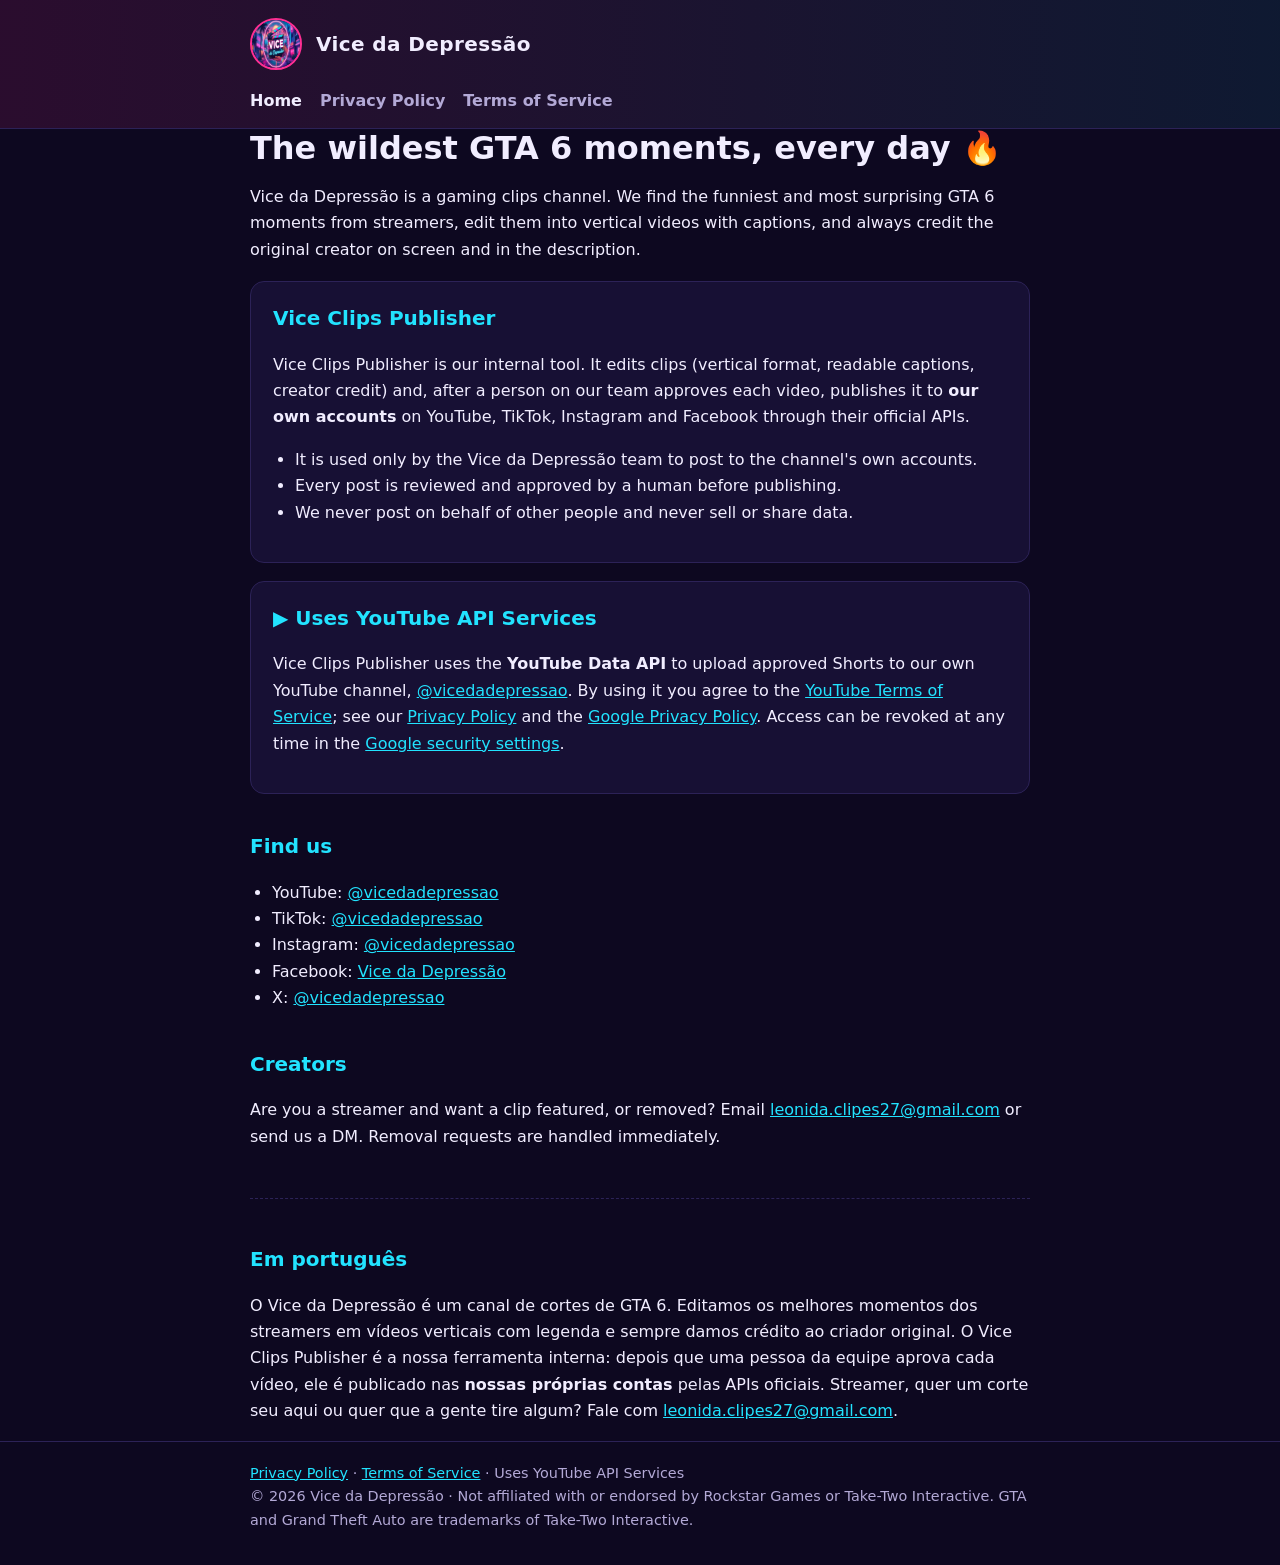
<file: index.html>
<!doctype html>
<html lang="en">
<head>
  <meta charset="utf-8">
  <meta name="viewport" content="width=device-width, initial-scale=1">
  <title>Vice da Depressão · GTA 6 clips</title>
  <meta name="description" content="Vice da Depressão publishes short, captioned and credited GTA 6 clips on TikTok, YouTube Shorts, Instagram, Facebook and X.">
  <link rel="icon" href="logo.jpg">
  <link rel="stylesheet" href="style.css">
</head>
<body>
  <header>
    <div class="wrap">
      <a class="brand" href="./"><img src="logo.jpg" alt="Vice da Depressão logo"><strong>Vice da Depressão</strong></a>
      <nav>
        <a href="./" aria-current="page">Home</a>
        <a href="privacy.html">Privacy Policy</a>
        <a href="terms.html">Terms of Service</a>
      </nav>
    </div>
  </header>
  <main class="wrap">
    <h1>The wildest GTA 6 moments, every day 🔥</h1>
    <p>Vice da Depressão is a gaming clips channel. We find the funniest and most surprising GTA 6 moments from streamers, edit them into vertical videos with captions, and always credit the original creator on screen and in the description.</p>

    <div class="card">
      <h2 style="margin-top:0">Vice Clips Publisher</h2>
      <p>Vice Clips Publisher is our internal tool. It edits clips (vertical format, readable captions, creator credit) and, after a person on our team approves each video, publishes it to <strong>our own accounts</strong> on YouTube, TikTok, Instagram and Facebook through their official APIs.</p>
      <ul>
        <li>It is used only by the Vice da Depressão team to post to the channel's own accounts.</li>
        <li>Every post is reviewed and approved by a human before publishing.</li>
        <li>We never post on behalf of other people and never sell or share data.</li>
      </ul>
    </div>

    <div class="card">
      <h2 style="margin-top:0">▶ Uses YouTube API Services</h2>
      <p>Vice Clips Publisher uses the <strong>YouTube Data API</strong> to upload approved Shorts to our own YouTube channel, <a href="https://www.youtube.com/@vicedadepressao">@vicedadepressao</a>. By using it you agree to the <a href="https://www.youtube.com/t/terms">YouTube Terms of Service</a>; see our <a href="privacy.html">Privacy Policy</a> and the <a href="https://policies.google.com/privacy">Google Privacy Policy</a>. Access can be revoked at any time in the <a href="https://myaccount.google.com/permissions">Google security settings</a>.</p>
    </div>

    <h2>Find us</h2>
    <ul>
      <li>YouTube: <a href="https://www.youtube.com/@vicedadepressao">@vicedadepressao</a></li>
      <li>TikTok: <a href="https://www.tiktok.com/@vicedadepressao">@vicedadepressao</a></li>
      <li>Instagram: <a href="https://www.instagram.com/vicedadepressao/">@vicedadepressao</a></li>
      <li>Facebook: <a href="https://www.facebook.com/vicedadepressao27">Vice da Depressão</a></li>
      <li>X: <a href="https://x.com/vicedadepressao">@vicedadepressao</a></li>
    </ul>

    <h2>Creators</h2>
    <p>Are you a streamer and want a clip featured, or removed? Email <a href="mailto:leonida.clipes27@gmail.com">leonida.clipes27@gmail.com</a> or send us a DM. Removal requests are handled immediately.</p>

    <section class="lang" lang="pt-BR">
      <h2>Em português</h2>
      <p>O Vice da Depressão é um canal de cortes de GTA 6. Editamos os melhores momentos dos streamers em vídeos verticais com legenda e sempre damos crédito ao criador original. O Vice Clips Publisher é a nossa ferramenta interna: depois que uma pessoa da equipe aprova cada vídeo, ele é publicado nas <strong>nossas próprias contas</strong> pelas APIs oficiais. Streamer, quer um corte seu aqui ou quer que a gente tire algum? Fale com <a href="mailto:leonida.clipes27@gmail.com">leonida.clipes27@gmail.com</a>.</p>
    </section>
  </main>
  <footer>
    <div class="wrap"><a href="privacy.html">Privacy Policy</a> · <a href="terms.html">Terms of Service</a> · Uses YouTube API Services<br>© 2026 Vice da Depressão · Not affiliated with or endorsed by Rockstar Games or Take-Two Interactive. GTA and Grand Theft Auto are trademarks of Take-Two Interactive.</div>
  </footer>
</body>
</html>
</file>
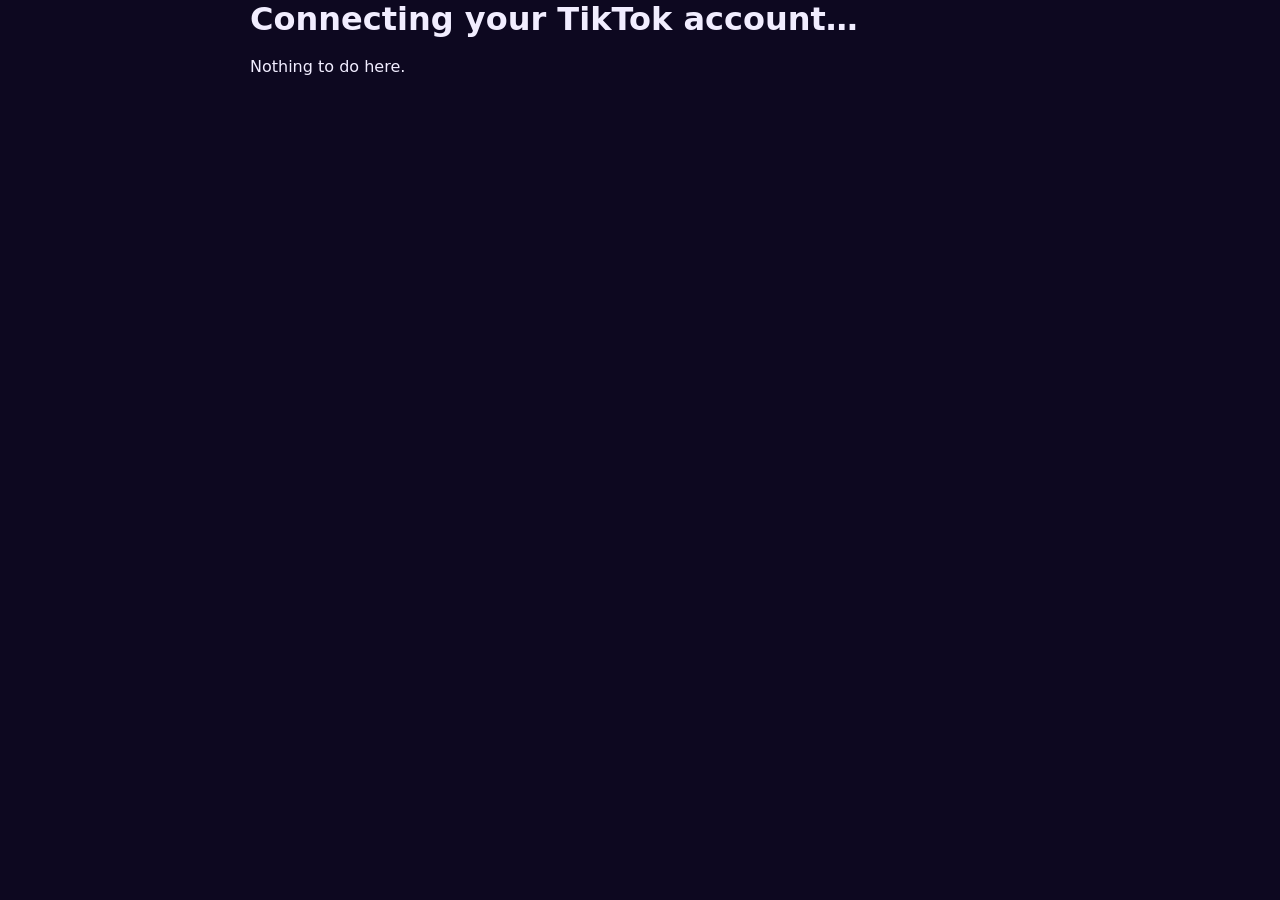
<file: tiktok/callback/index.html>
<!doctype html>
<html lang="en">
<head>
  <meta charset="utf-8">
  <meta name="viewport" content="width=device-width, initial-scale=1">
  <meta name="robots" content="noindex">
  <title>Connecting TikTok · Vice Clips Publisher</title>
  <link rel="icon" href="../../logo.jpg">
  <link rel="stylesheet" href="../../style.css">
</head>
<body>
  <main class="wrap">
    <h1>Connecting your TikTok account…</h1>
    <p id="msg">Returning to Vice Clips Publisher.</p>
  </main>
  <script>
    // Vice Clips Publisher runs on the team's own computer. TikTok requires an https redirect,
    // so this page only forwards the authorization result (code + state) to the local app.
    // Nothing is stored here.
    const params = window.location.search;
    if (params) {
      window.location.replace('http://localhost:8080/tiktok/callback' + params);
    } else {
      document.getElementById('msg').textContent = 'Nothing to do here.';
    }
  </script>
</body>
</html>
</file>
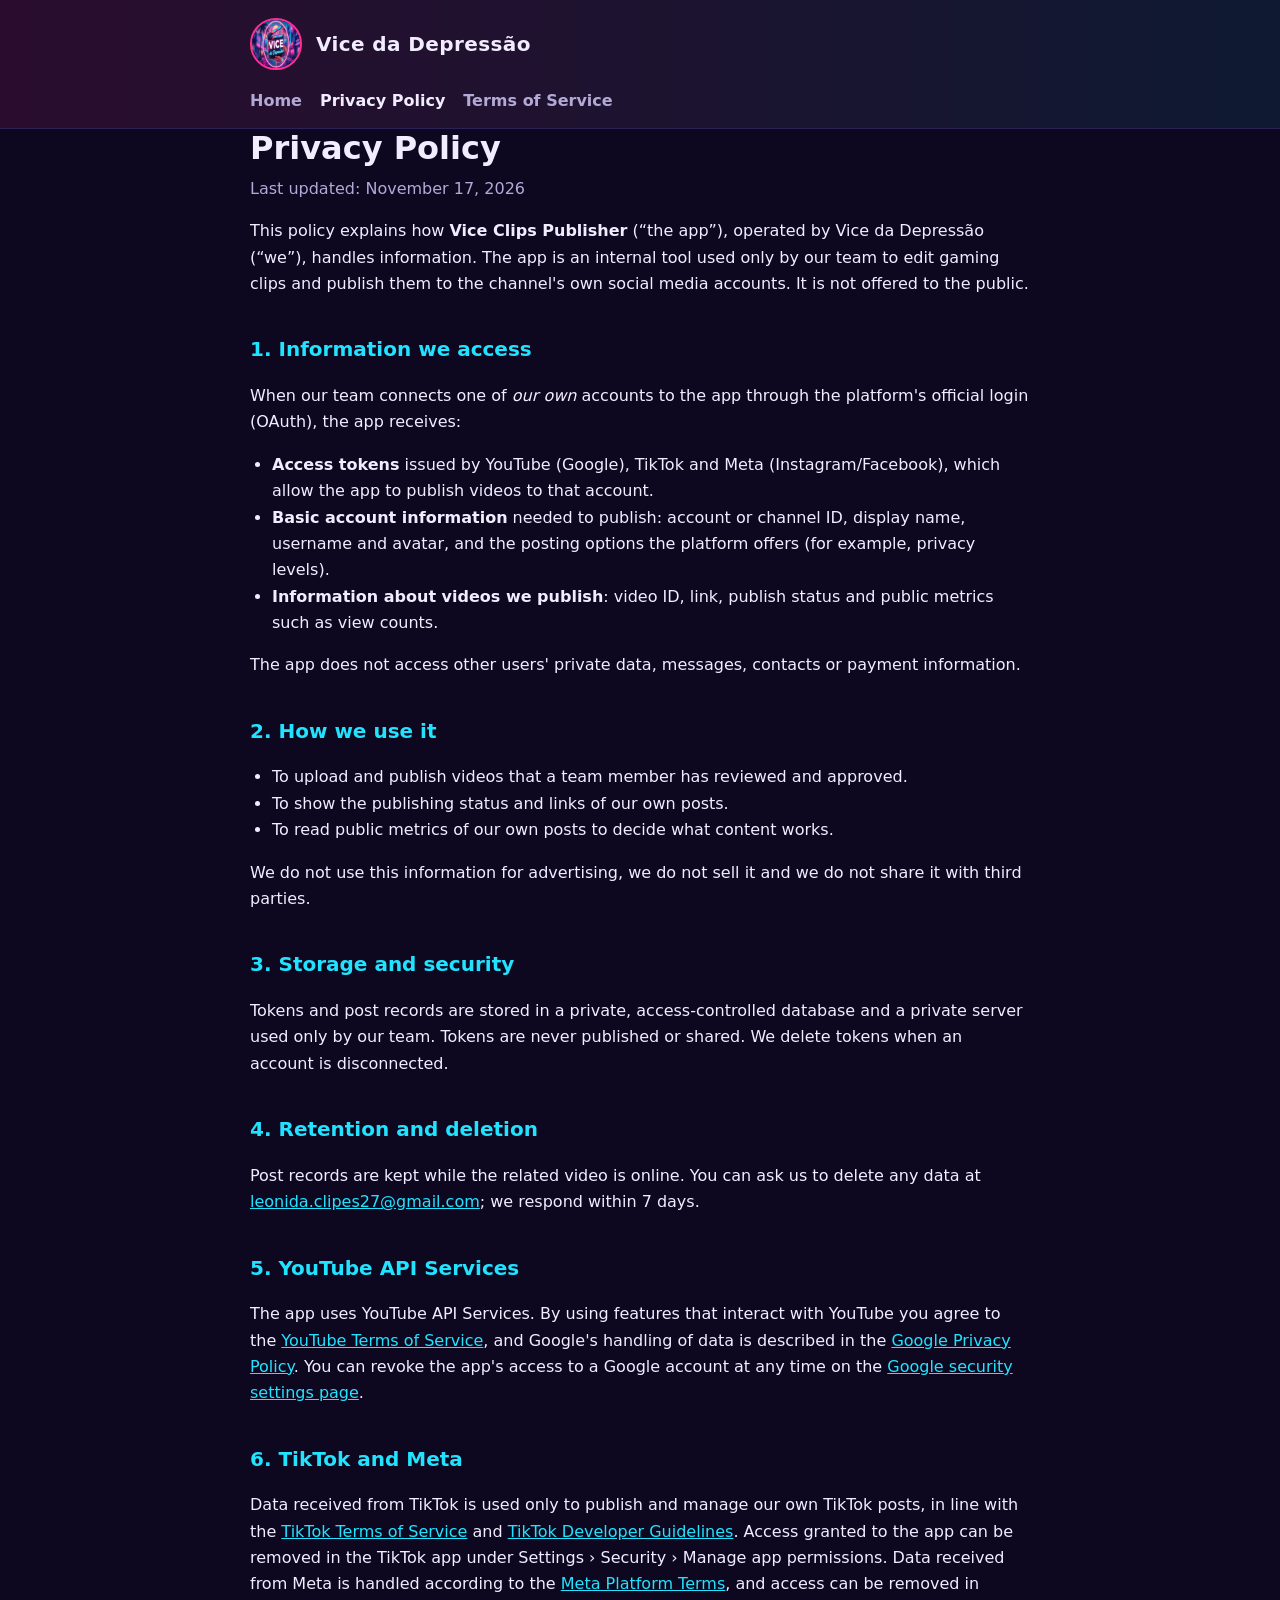
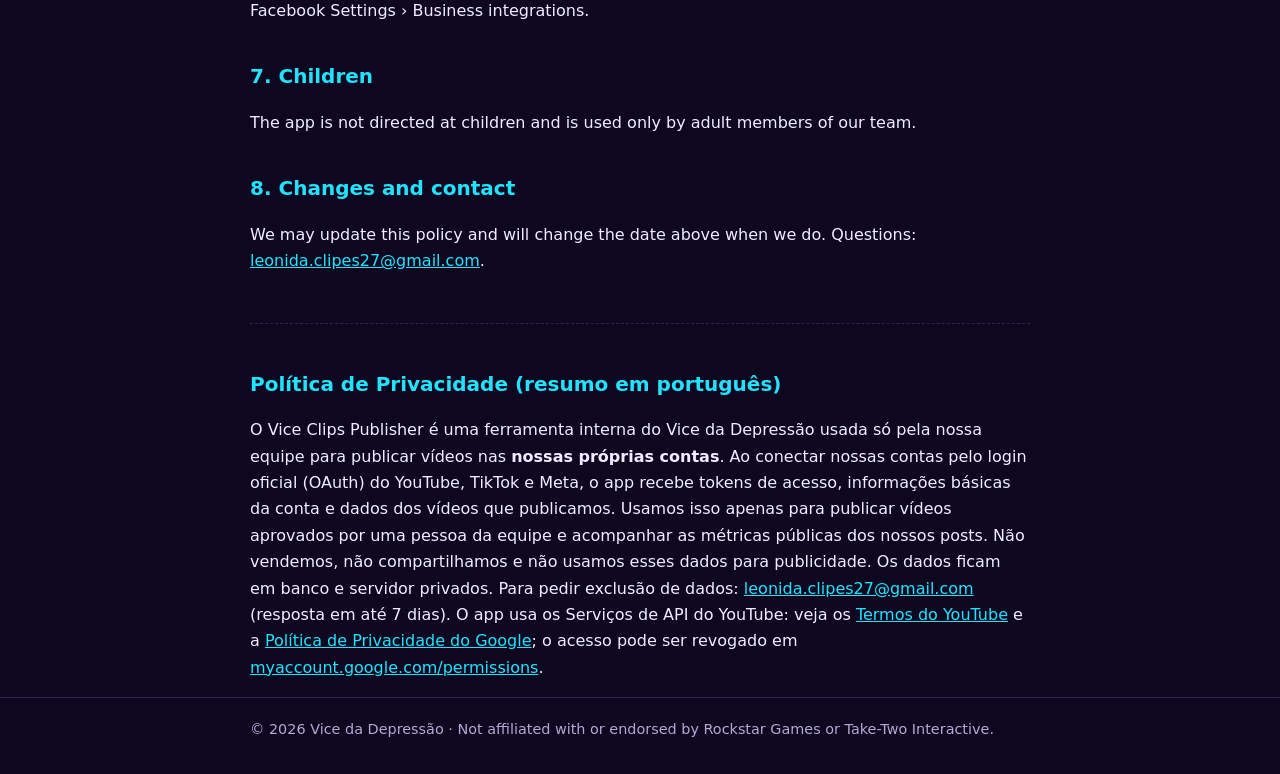
<file: privacy.html>
<!doctype html>
<html lang="en">
<head>
  <meta charset="utf-8">
  <meta name="viewport" content="width=device-width, initial-scale=1">
  <title>Privacy Policy · Vice da Depressão</title>
  <link rel="icon" href="logo.jpg">
  <link rel="stylesheet" href="style.css">
</head>
<body>
  <header>
    <div class="wrap">
      <a class="brand" href="./"><img src="logo.jpg" alt="Vice da Depressão logo"><strong>Vice da Depressão</strong></a>
      <nav>
        <a href="./">Home</a>
        <a href="privacy.html" aria-current="page">Privacy Policy</a>
        <a href="terms.html">Terms of Service</a>
      </nav>
    </div>
  </header>
  <main class="wrap">
    <h1>Privacy Policy</h1>
    <p class="updated">Last updated: November 17, 2026</p>

    <p>This policy explains how <strong>Vice Clips Publisher</strong> (“the app”), operated by Vice da Depressão (“we”), handles information. The app is an internal tool used only by our team to edit gaming clips and publish them to the channel's own social media accounts. It is not offered to the public.</p>

    <h2>1. Information we access</h2>
    <p>When our team connects one of <em>our own</em> accounts to the app through the platform's official login (OAuth), the app receives:</p>
    <ul>
      <li><strong>Access tokens</strong> issued by YouTube (Google), TikTok and Meta (Instagram/Facebook), which allow the app to publish videos to that account.</li>
      <li><strong>Basic account information</strong> needed to publish: account or channel ID, display name, username and avatar, and the posting options the platform offers (for example, privacy levels).</li>
      <li><strong>Information about videos we publish</strong>: video ID, link, publish status and public metrics such as view counts.</li>
    </ul>
    <p>The app does not access other users' private data, messages, contacts or payment information.</p>

    <h2>2. How we use it</h2>
    <ul>
      <li>To upload and publish videos that a team member has reviewed and approved.</li>
      <li>To show the publishing status and links of our own posts.</li>
      <li>To read public metrics of our own posts to decide what content works.</li>
    </ul>
    <p>We do not use this information for advertising, we do not sell it and we do not share it with third parties.</p>

    <h2>3. Storage and security</h2>
    <p>Tokens and post records are stored in a private, access-controlled database and a private server used only by our team. Tokens are never published or shared. We delete tokens when an account is disconnected.</p>

    <h2>4. Retention and deletion</h2>
    <p>Post records are kept while the related video is online. You can ask us to delete any data at <a href="mailto:leonida.clipes27@gmail.com">leonida.clipes27@gmail.com</a>; we respond within 7 days.</p>

    <h2>5. YouTube API Services</h2>
    <p>The app uses YouTube API Services. By using features that interact with YouTube you agree to the <a href="https://www.youtube.com/t/terms">YouTube Terms of Service</a>, and Google's handling of data is described in the <a href="https://policies.google.com/privacy">Google Privacy Policy</a>. You can revoke the app's access to a Google account at any time on the <a href="https://myaccount.google.com/permissions">Google security settings page</a>.</p>

    <h2>6. TikTok and Meta</h2>
    <p>Data received from TikTok is used only to publish and manage our own TikTok posts, in line with the <a href="https://www.tiktok.com/legal/page/global/terms-of-service/en">TikTok Terms of Service</a> and <a href="https://developers.tiktok.com/doc/our-guidelines-developer-guidelines">TikTok Developer Guidelines</a>. Access granted to the app can be removed in the TikTok app under Settings › Security › Manage app permissions. Data received from Meta is handled according to the <a href="https://developers.facebook.com/terms/">Meta Platform Terms</a>, and access can be removed in Facebook Settings › Business integrations.</p>

    <h2>7. Children</h2>
    <p>The app is not directed at children and is used only by adult members of our team.</p>

    <h2>8. Changes and contact</h2>
    <p>We may update this policy and will change the date above when we do. Questions: <a href="mailto:leonida.clipes27@gmail.com">leonida.clipes27@gmail.com</a>.</p>

    <section class="lang" lang="pt-BR">
      <h2>Política de Privacidade (resumo em português)</h2>
      <p>O Vice Clips Publisher é uma ferramenta interna do Vice da Depressão usada só pela nossa equipe para publicar vídeos nas <strong>nossas próprias contas</strong>. Ao conectar nossas contas pelo login oficial (OAuth) do YouTube, TikTok e Meta, o app recebe tokens de acesso, informações básicas da conta e dados dos vídeos que publicamos. Usamos isso apenas para publicar vídeos aprovados por uma pessoa da equipe e acompanhar as métricas públicas dos nossos posts. Não vendemos, não compartilhamos e não usamos esses dados para publicidade. Os dados ficam em banco e servidor privados. Para pedir exclusão de dados: <a href="mailto:leonida.clipes27@gmail.com">leonida.clipes27@gmail.com</a> (resposta em até 7 dias). O app usa os Serviços de API do YouTube: veja os <a href="https://www.youtube.com/t/terms">Termos do YouTube</a> e a <a href="https://policies.google.com/privacy">Política de Privacidade do Google</a>; o acesso pode ser revogado em <a href="https://myaccount.google.com/permissions">myaccount.google.com/permissions</a>.</p>
    </section>
  </main>
  <footer>
    <div class="wrap">© 2026 Vice da Depressão · Not affiliated with or endorsed by Rockstar Games or Take-Two Interactive.</div>
  </footer>
</body>
</html>
</file>
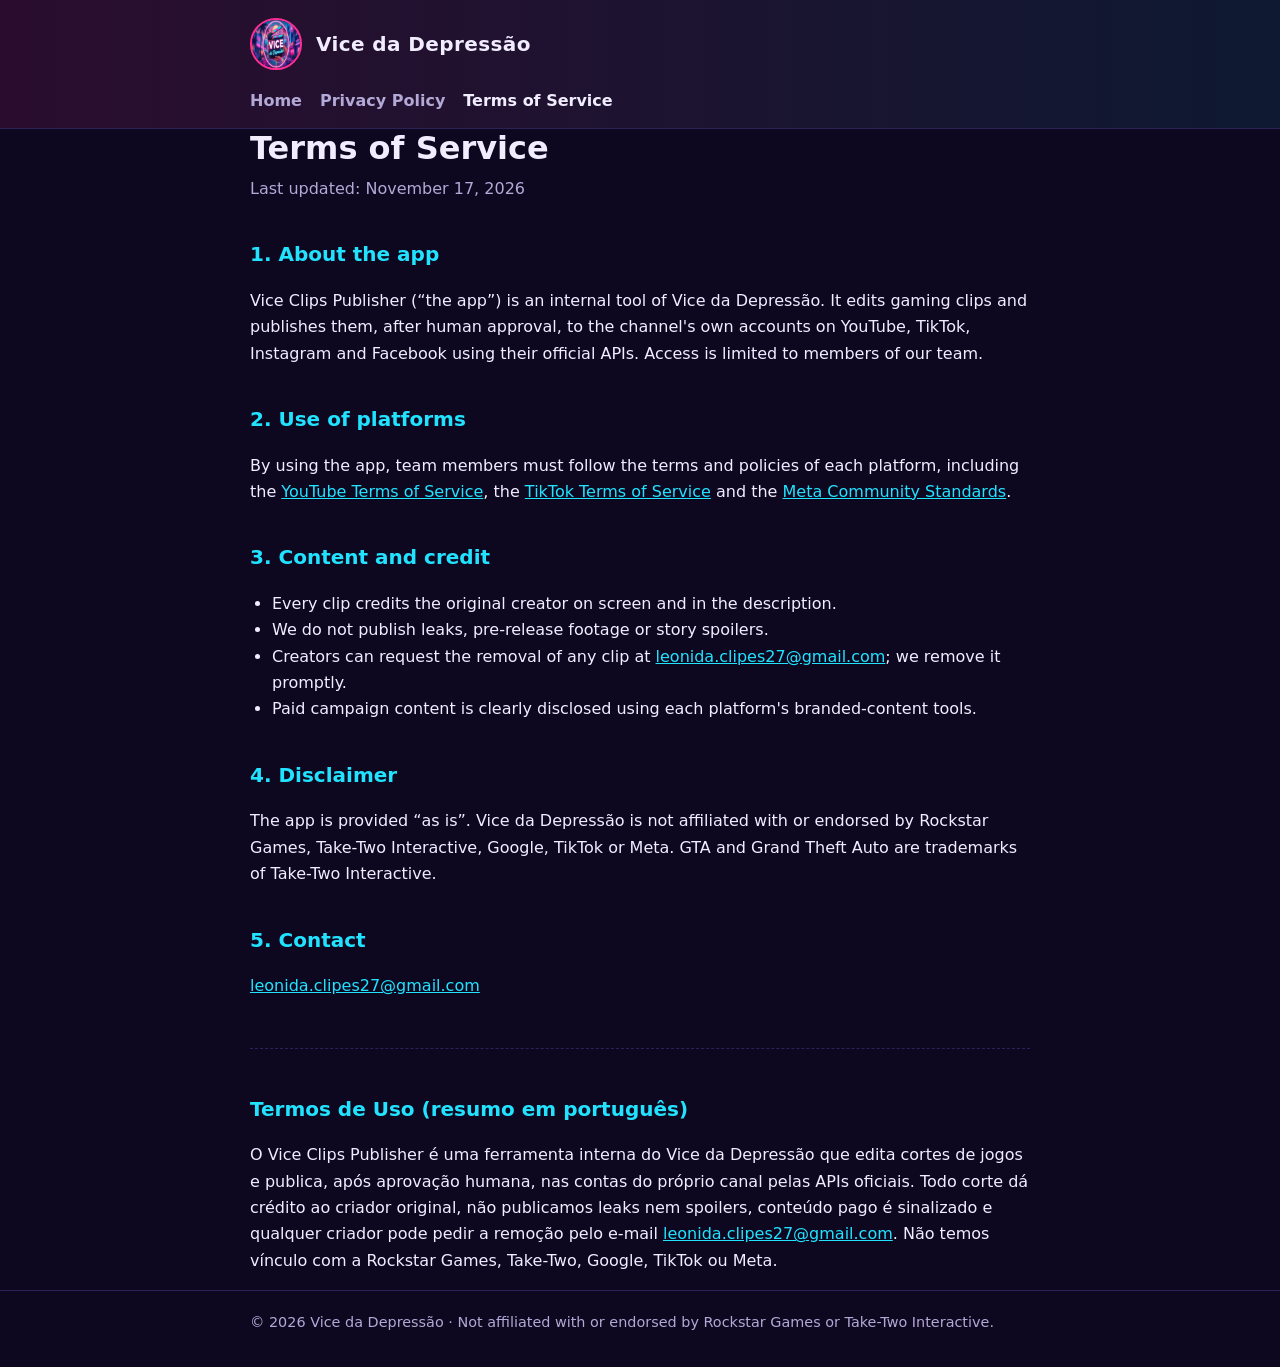
<file: terms.html>
<!doctype html>
<html lang="en">
<head>
  <meta charset="utf-8">
  <meta name="viewport" content="width=device-width, initial-scale=1">
  <title>Terms of Service · Vice da Depressão</title>
  <link rel="icon" href="logo.jpg">
  <link rel="stylesheet" href="style.css">
</head>
<body>
  <header>
    <div class="wrap">
      <a class="brand" href="./"><img src="logo.jpg" alt="Vice da Depressão logo"><strong>Vice da Depressão</strong></a>
      <nav>
        <a href="./">Home</a>
        <a href="privacy.html">Privacy Policy</a>
        <a href="terms.html" aria-current="page">Terms of Service</a>
      </nav>
    </div>
  </header>
  <main class="wrap">
    <h1>Terms of Service</h1>
    <p class="updated">Last updated: November 17, 2026</p>

    <h2>1. About the app</h2>
    <p>Vice Clips Publisher (“the app”) is an internal tool of Vice da Depressão. It edits gaming clips and publishes them, after human approval, to the channel's own accounts on YouTube, TikTok, Instagram and Facebook using their official APIs. Access is limited to members of our team.</p>

    <h2>2. Use of platforms</h2>
    <p>By using the app, team members must follow the terms and policies of each platform, including the <a href="https://www.youtube.com/t/terms">YouTube Terms of Service</a>, the <a href="https://www.tiktok.com/legal/page/global/terms-of-service/en">TikTok Terms of Service</a> and the <a href="https://transparency.meta.com/policies/community-standards/">Meta Community Standards</a>.</p>

    <h2>3. Content and credit</h2>
    <ul>
      <li>Every clip credits the original creator on screen and in the description.</li>
      <li>We do not publish leaks, pre-release footage or story spoilers.</li>
      <li>Creators can request the removal of any clip at <a href="mailto:leonida.clipes27@gmail.com">leonida.clipes27@gmail.com</a>; we remove it promptly.</li>
      <li>Paid campaign content is clearly disclosed using each platform's branded-content tools.</li>
    </ul>

    <h2>4. Disclaimer</h2>
    <p>The app is provided “as is”. Vice da Depressão is not affiliated with or endorsed by Rockstar Games, Take-Two Interactive, Google, TikTok or Meta. GTA and Grand Theft Auto are trademarks of Take-Two Interactive.</p>

    <h2>5. Contact</h2>
    <p><a href="mailto:leonida.clipes27@gmail.com">leonida.clipes27@gmail.com</a></p>

    <section class="lang" lang="pt-BR">
      <h2>Termos de Uso (resumo em português)</h2>
      <p>O Vice Clips Publisher é uma ferramenta interna do Vice da Depressão que edita cortes de jogos e publica, após aprovação humana, nas contas do próprio canal pelas APIs oficiais. Todo corte dá crédito ao criador original, não publicamos leaks nem spoilers, conteúdo pago é sinalizado e qualquer criador pode pedir a remoção pelo e-mail <a href="mailto:leonida.clipes27@gmail.com">leonida.clipes27@gmail.com</a>. Não temos vínculo com a Rockstar Games, Take-Two, Google, TikTok ou Meta.</p>
    </section>
  </main>
  <footer>
    <div class="wrap">© 2026 Vice da Depressão · Not affiliated with or endorsed by Rockstar Games or Take-Two Interactive.</div>
  </footer>
</body>
</html>
</file>
<file: style.css>
:root {
  --bg: #0d0820;
  --surface: #171034;
  --text: #f1edff;
  --muted: #b3a9d6;
  --pink: #ff2e93;
  --cyan: #22e3ff;
  --line: #2c2257;
}
* { box-sizing: border-box; }
body {
  margin: 0;
  background: var(--bg);
  color: var(--text);
  font: 16px/1.65 system-ui, -apple-system, "Segoe UI", Roboto, sans-serif;
}
a { color: var(--cyan); }
header {
  border-bottom: 1px solid var(--line);
  background: linear-gradient(90deg, rgba(255, 46, 147, .12), rgba(34, 227, 255, .08));
}
.wrap { max-width: 820px; margin: 0 auto; padding: 0 20px; }
.brand { display: flex; align-items: center; gap: 14px; padding: 18px 0; text-decoration: none; color: var(--text); }
.brand img { width: 52px; height: 52px; border-radius: 50%; border: 2px solid var(--pink); }
.brand strong { font-size: 1.25rem; letter-spacing: .02em; }
nav { display: flex; gap: 18px; flex-wrap: wrap; padding-bottom: 14px; }
nav a { color: var(--muted); text-decoration: none; font-weight: 600; }
nav a:hover, nav a[aria-current] { color: var(--text); }
main { padding: 32px 0 56px; }
h1 { font-size: 2rem; line-height: 1.2; margin: 0 0 8px; }
h2 { margin-top: 36px; font-size: 1.25rem; color: var(--cyan); }
.updated { color: var(--muted); margin-top: 0; }
.card { background: var(--surface); border: 1px solid var(--line); border-radius: 14px; padding: 20px 22px; margin: 18px 0; }
.lang { border-top: 1px dashed var(--line); margin-top: 48px; padding-top: 8px; }
ul { padding-left: 22px; }
footer { border-top: 1px solid var(--line); color: var(--muted); font-size: .9rem; padding: 20px 0 32px; }
</file>
